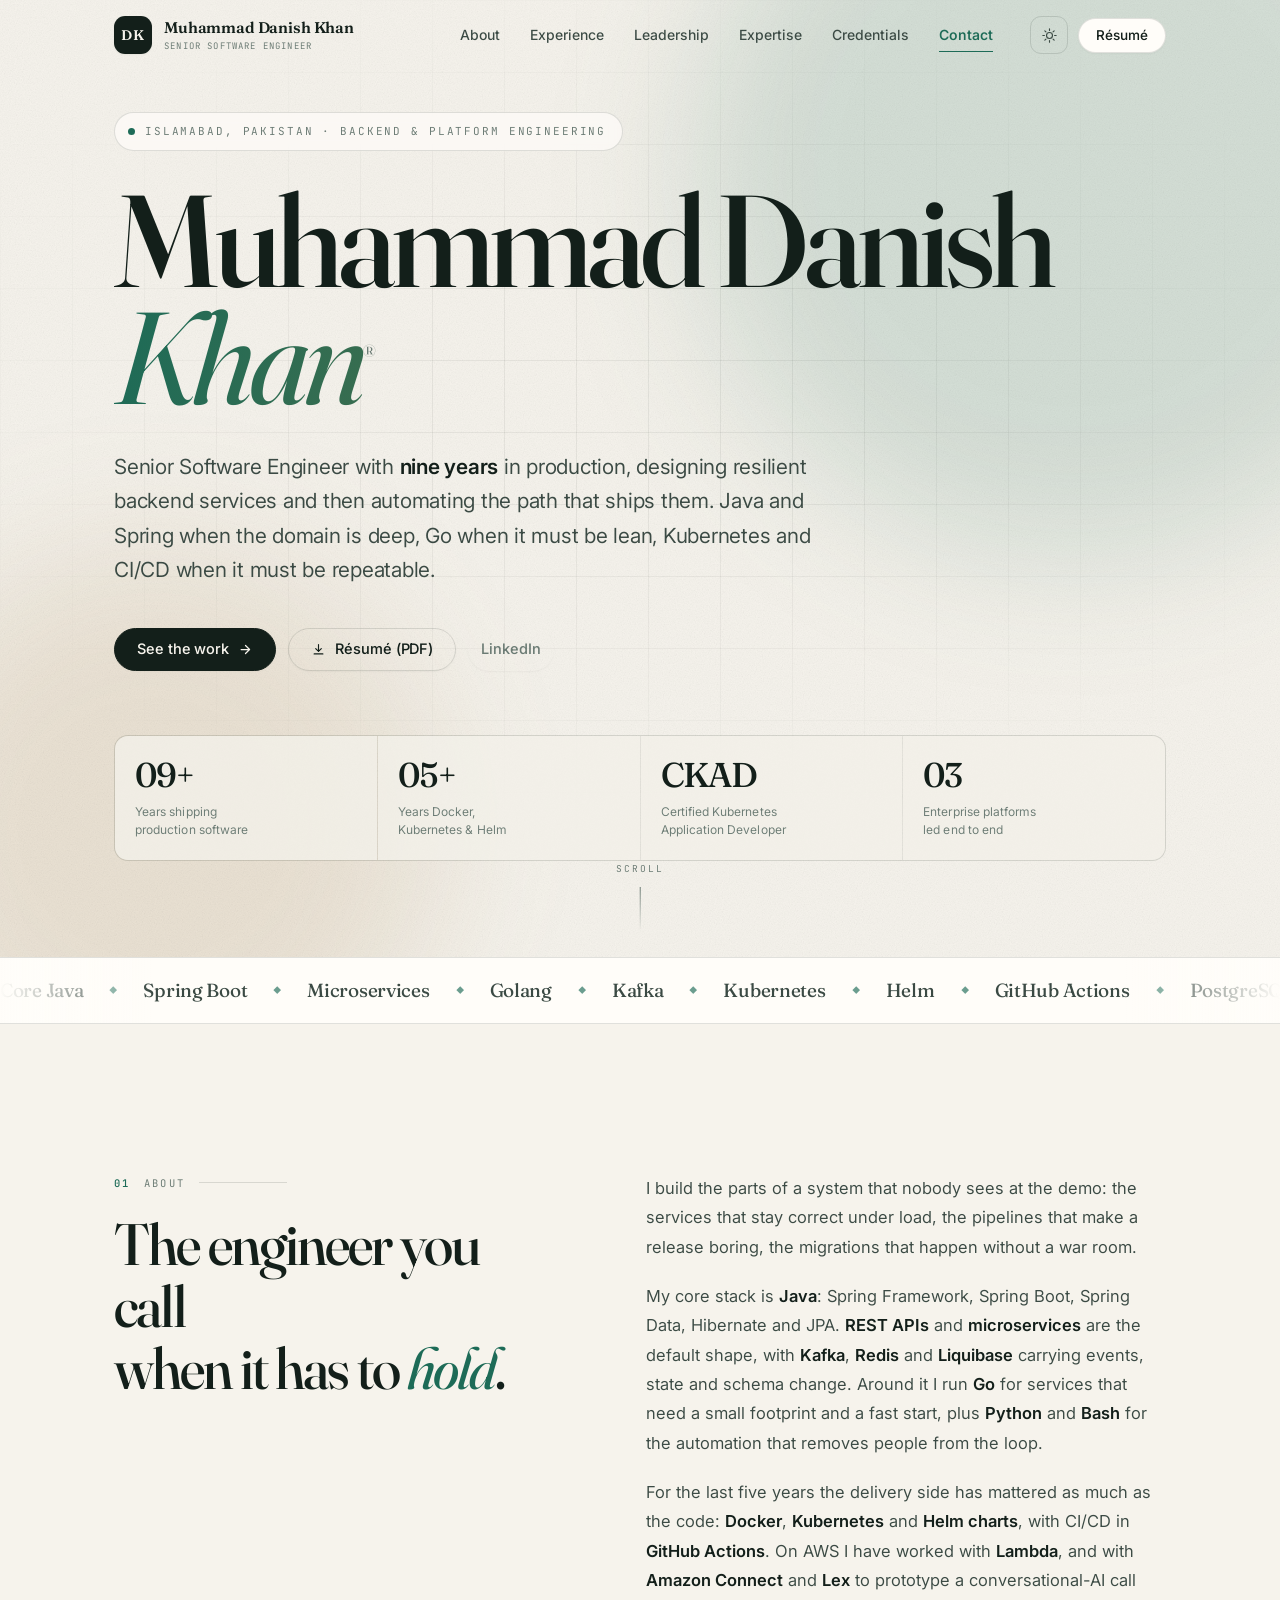
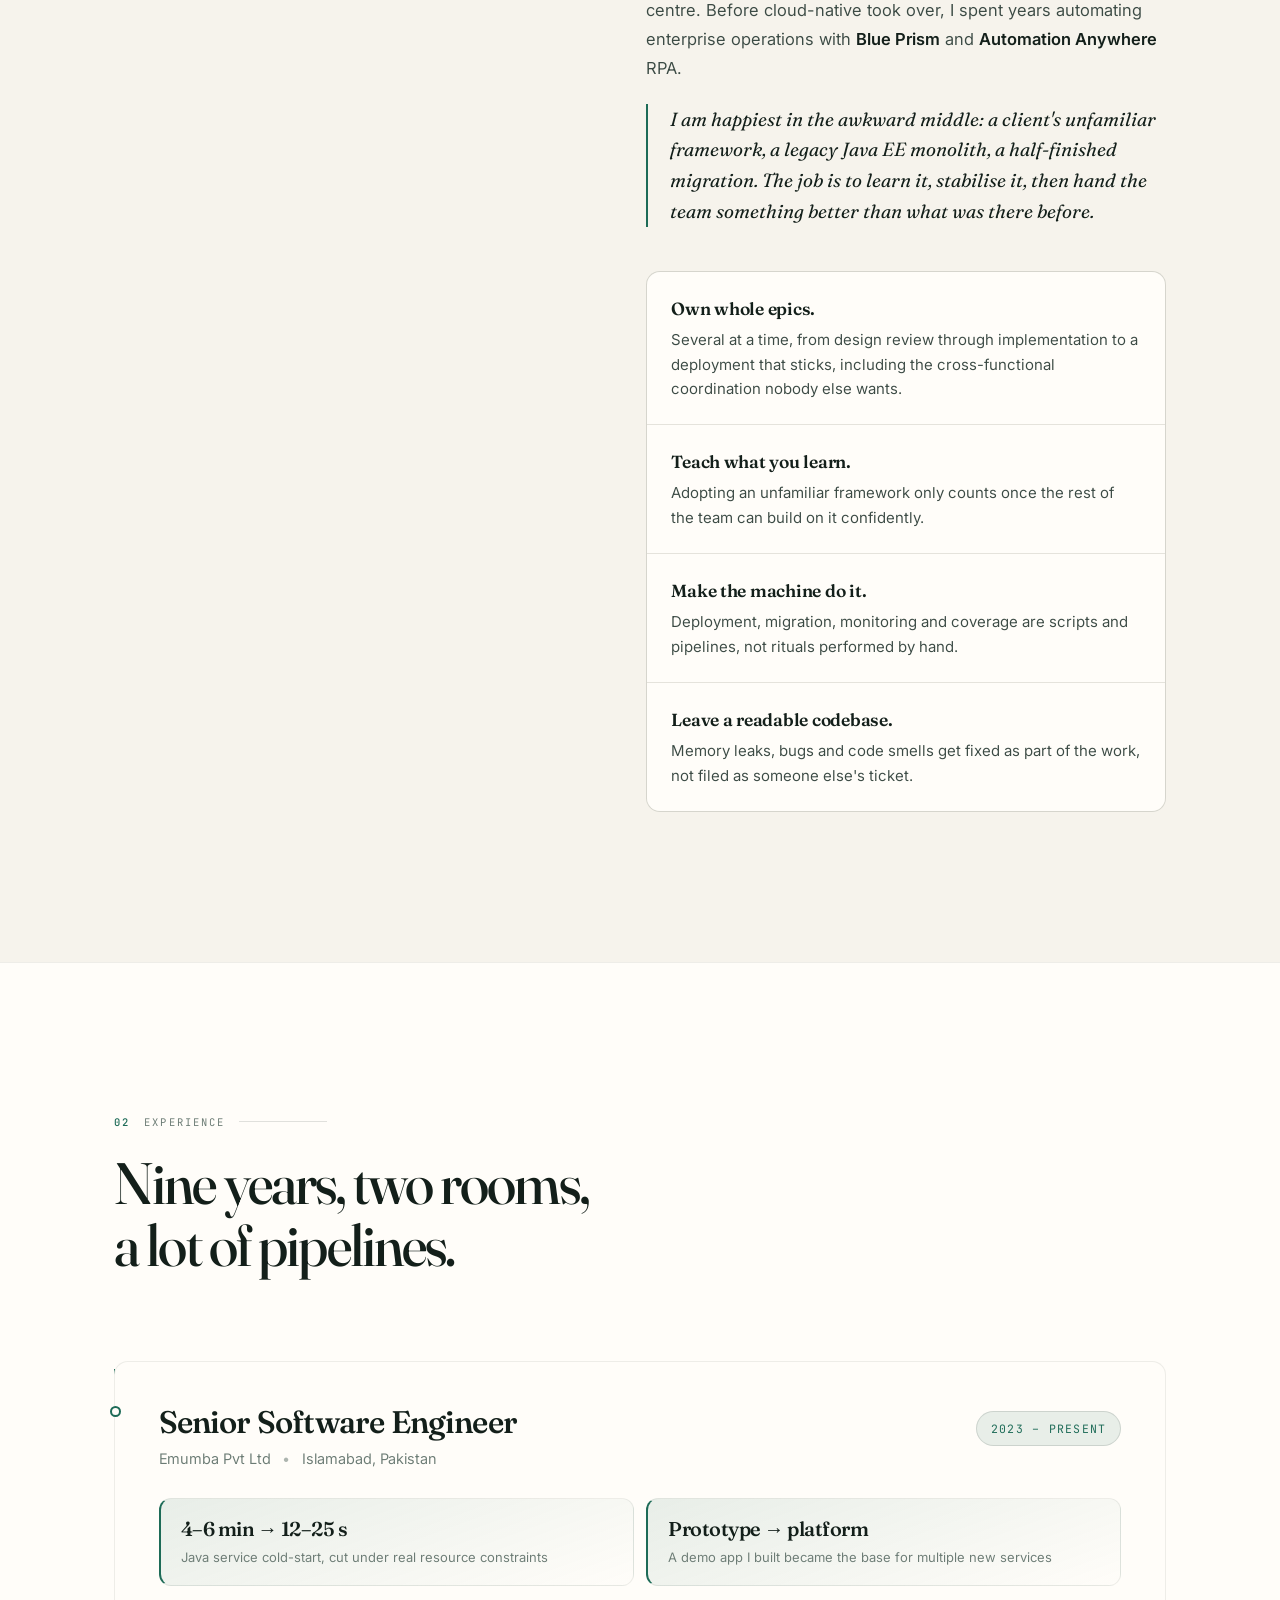
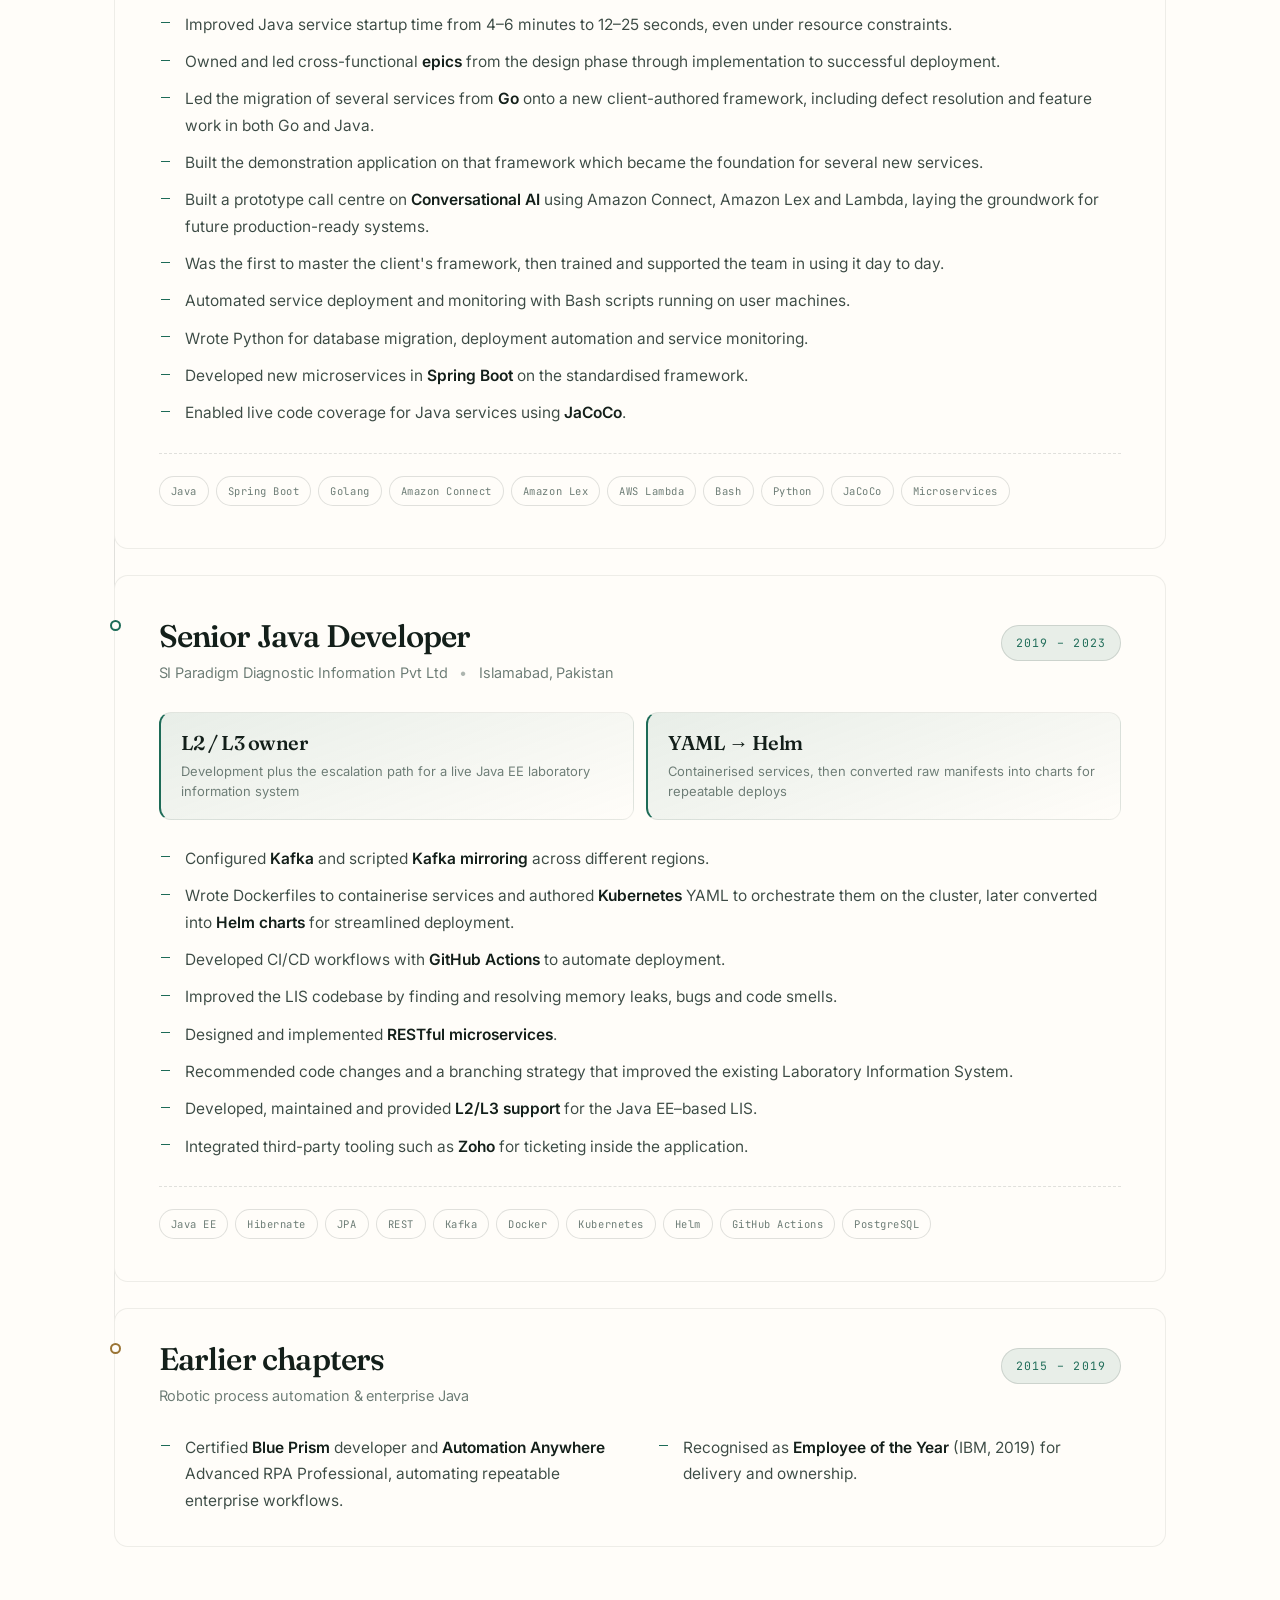
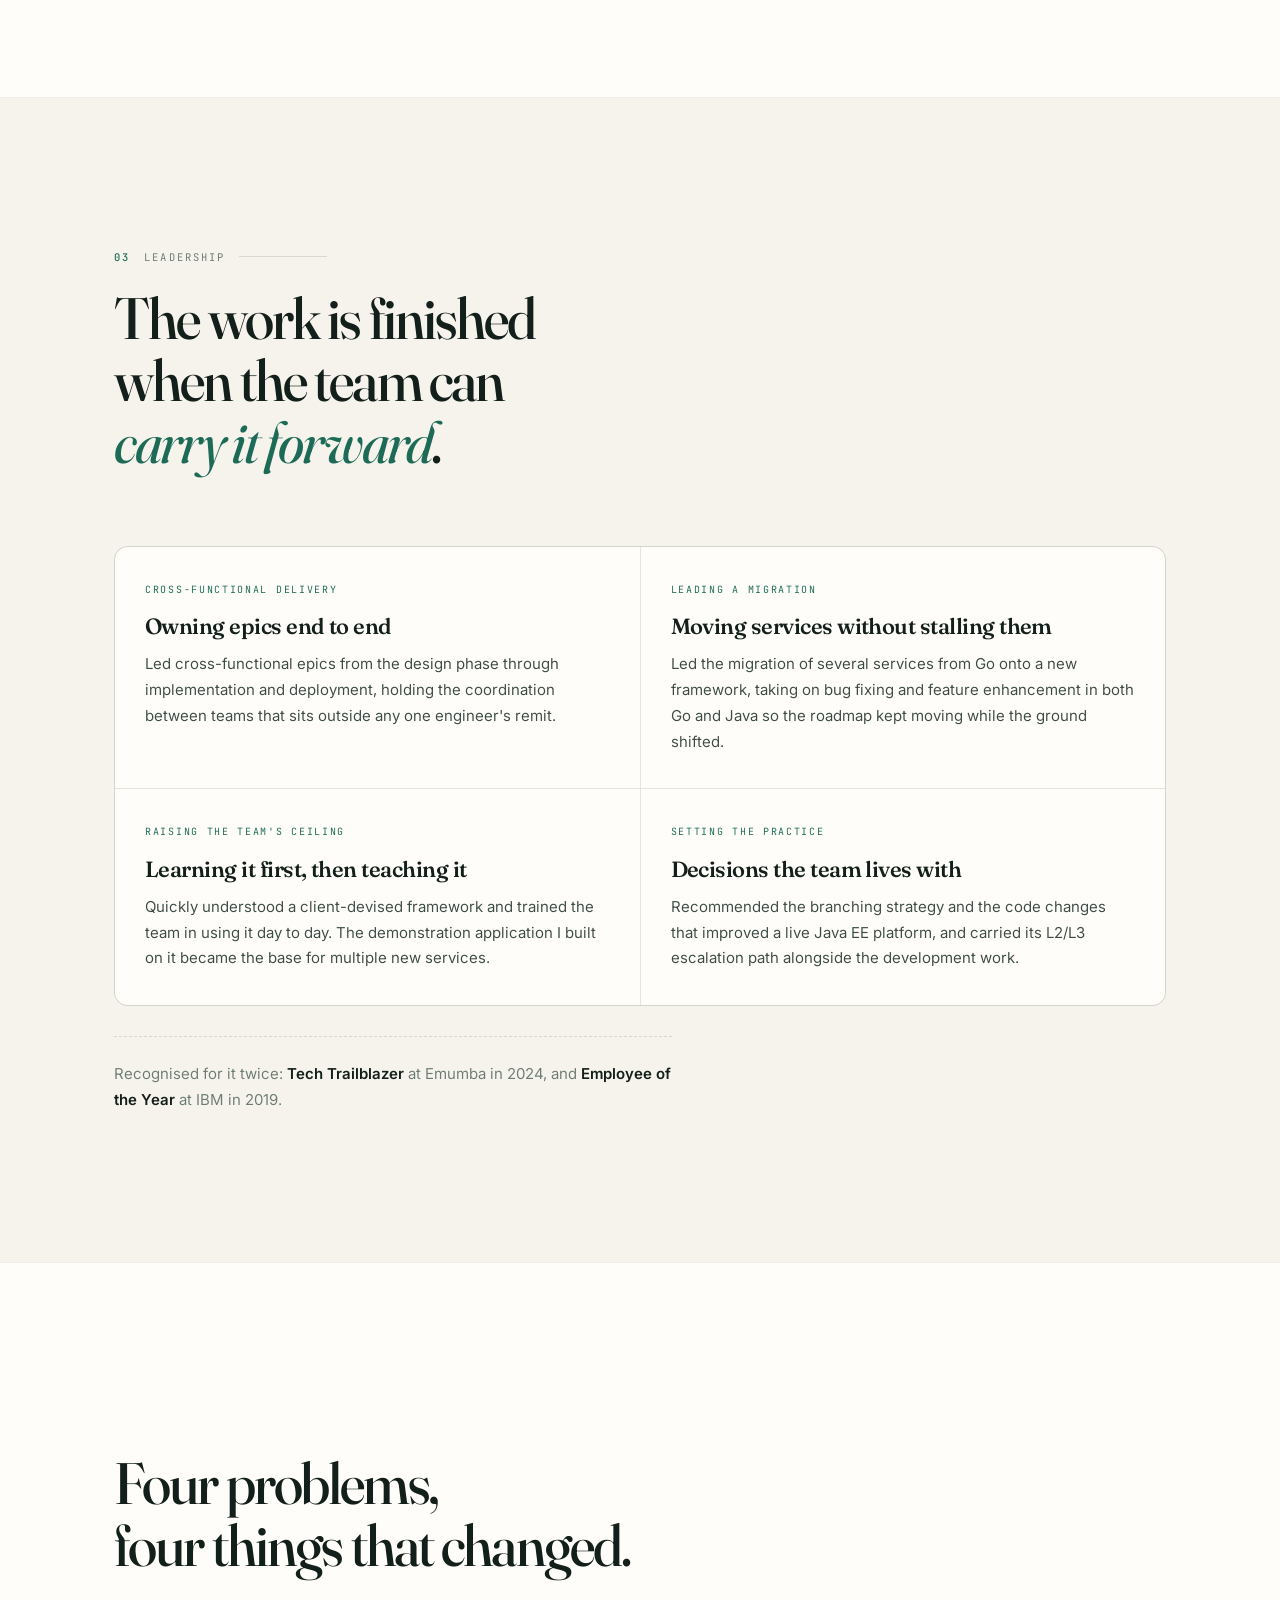
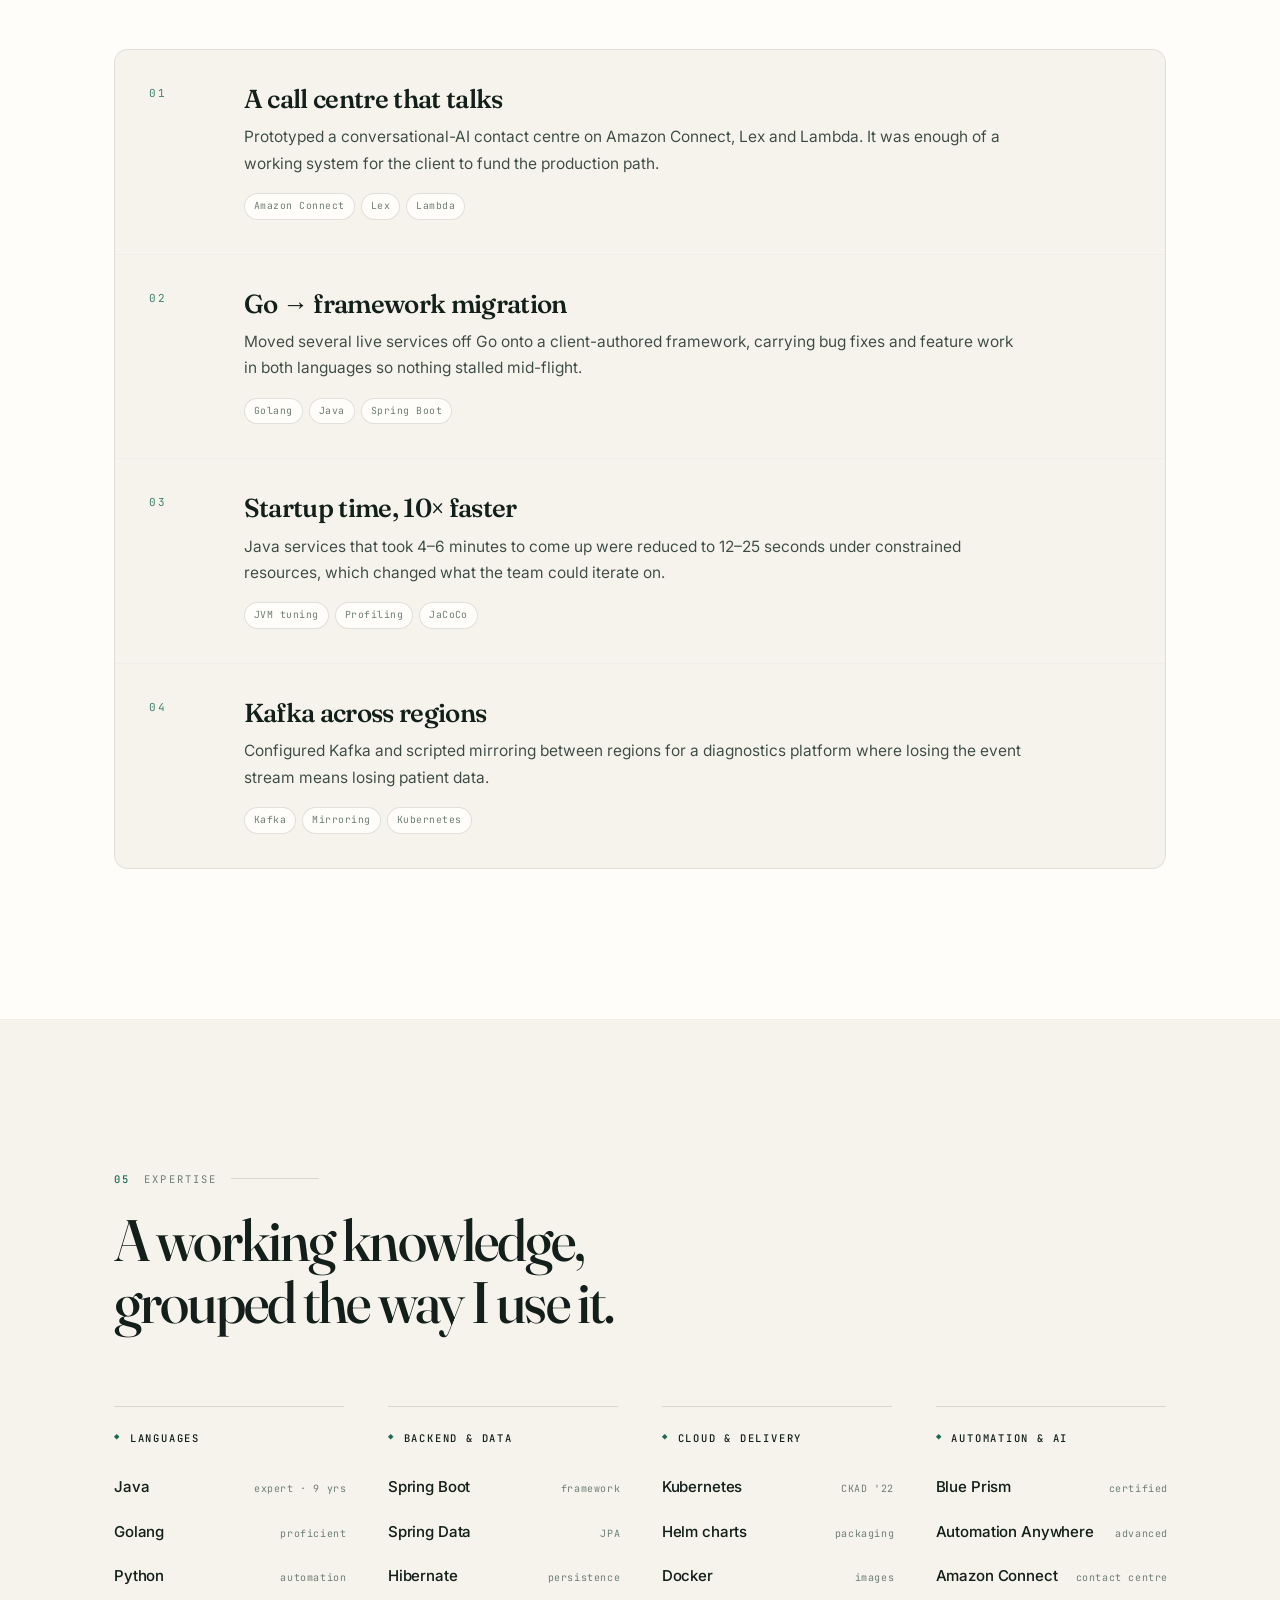
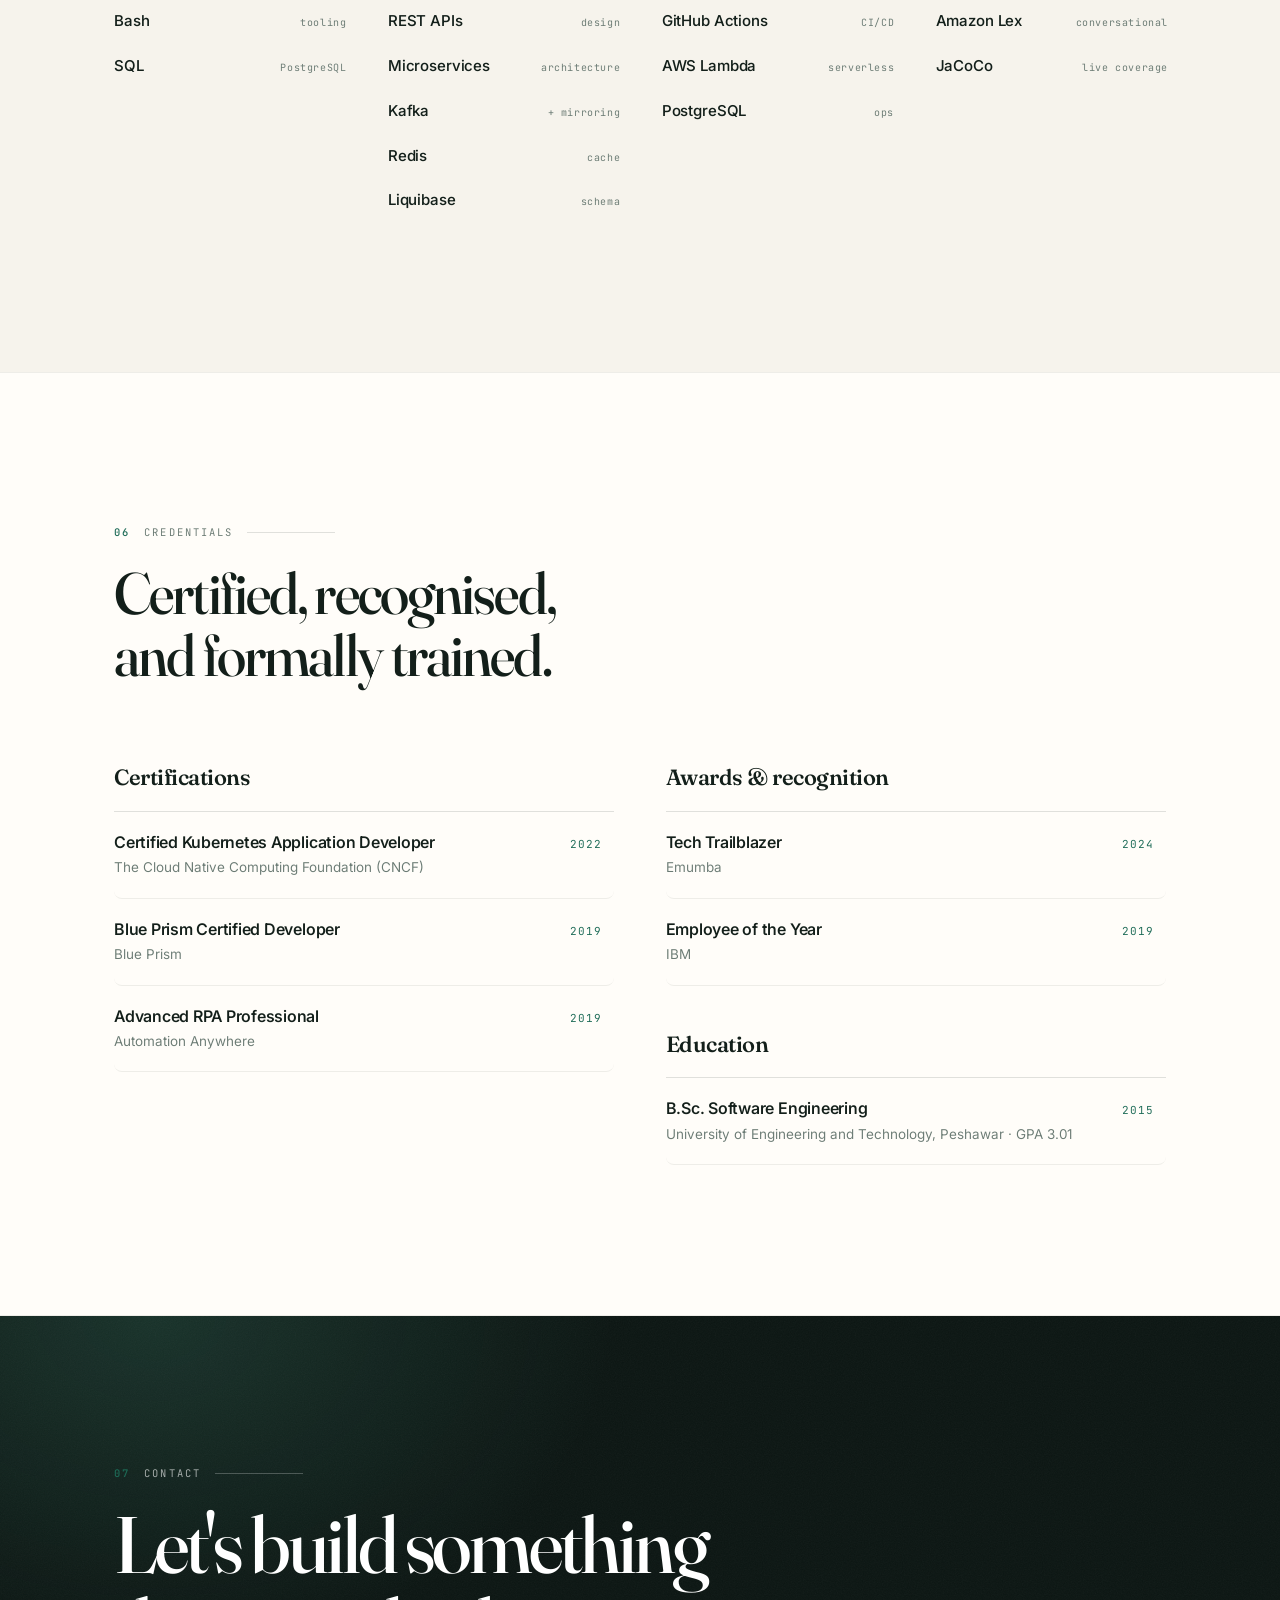
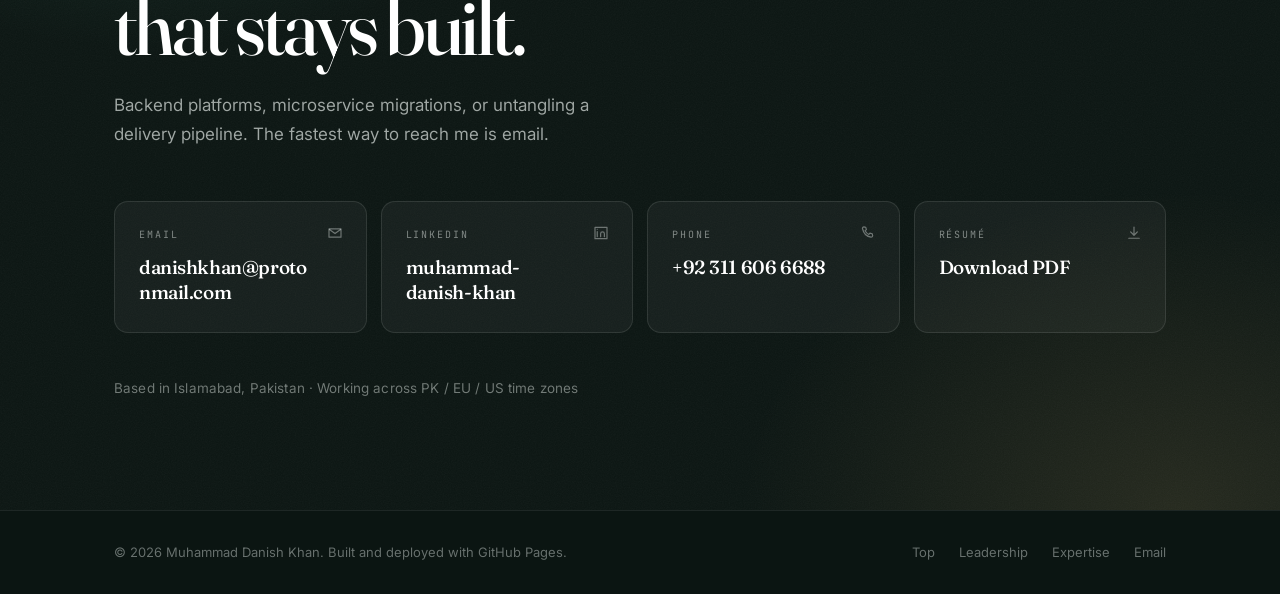
<file: index.html>
<!DOCTYPE html>
<html lang="en" data-theme="light">
<head>
<meta charset="utf-8">
<meta name="viewport" content="width=device-width, initial-scale=1">
<title>Muhammad Danish Khan · Senior Software Engineer</title>
<meta name="description" content="Portfolio of Muhammad Danish Khan, a senior software engineer in Islamabad with 9+ years building backend systems, microservices and cloud-native automation with Java, Spring, Go, Kafka, Docker and Kubernetes.">
<meta name="author" content="Muhammad Danish Khan">
<meta name="theme-color" content="#0B1512">
<link rel="icon" href="./assets/favicon.svg" type="image/svg+xml">
<link rel="canonical" href="https://danishkhan1492.github.io/portfolio/">

<meta property="og:type" content="profile">
<meta property="og:title" content="Muhammad Danish Khan · Senior Software Engineer">
<meta property="og:description" content="9+ years building backend systems, microservices and cloud-native automation. Java, Spring, Go, Kafka, Kubernetes, AWS.">
<meta property="og:image" content="https://danishkhan1492.github.io/portfolio/assets/og.jpg">
<meta property="og:image:width" content="1200">
<meta property="og:image:height" content="685">
<meta property="og:url" content="https://danishkhan1492.github.io/portfolio/">
<meta name="twitter:card" content="summary_large_image">
<meta name="twitter:title" content="Muhammad Danish Khan · Senior Software Engineer">
<meta name="twitter:description" content="9+ years building backend systems, microservices and cloud-native automation.">
<meta name="twitter:image" content="https://danishkhan1492.github.io/portfolio/assets/og.jpg">

<link rel="preconnect" href="https://fonts.googleapis.com">
<link rel="preconnect" href="https://fonts.gstatic.com" crossorigin>
<link rel="stylesheet" href="https://fonts.googleapis.com/css2?family=Fraunces:ital,opsz,wght@0,9..144,300..900;1,9..144,300..900&family=Inter:wght@300..700&family=JetBrains+Mono:wght@400;500&display=swap">
<link rel="stylesheet" href="./css/style.css">
<noscript><style>.reveal,.display .line{opacity:1!important;transform:none!important}</style></noscript>

<script type="application/ld+json">
{
  "@context": "https://schema.org",
  "@type": "Person",
  "name": "Muhammad Danish Khan",
  "jobTitle": "Senior Software Engineer",
  "email": "mailto:danishkhan@protonmail.com",
  "telephone": "+92-311-6066688",
  "url": "https://danishkhan1492.github.io/portfolio/",
  "sameAs": ["https://linkedin.com/in/muhammad-danish-khan-5033318a"],
  "address": { "@type": "PostalAddress", "addressLocality": "Islamabad", "addressCountry": "PK" },
  "alumniOf": { "@type": "CollegeOrUniversity", "name": "University of Engineering and Technology, Peshawar" },
  "knowsAbout": ["Java","Spring Boot","Microservices","Golang","Kubernetes","Kafka","CI/CD","AWS Lambda","PostgreSQL","Blue Prism RPA"]
}
</script>
</head>
<body>
<a class="skip" href="#main">Skip to content</a>

<div class="scrollbar" aria-hidden="true"><i id="progress"></i></div>

<header class="nav" id="nav">
  <div class="nav-inner">
    <a class="brand" href="#top" aria-label="Muhammad Danish Khan, back to top">
      <span class="monogram" aria-hidden="true">DK</span>
      <span class="brand-text">
        <b>Muhammad Danish Khan</b>
        <small>Senior Software Engineer</small>
      </span>
    </a>

    <nav class="links" aria-label="Primary">
      <a href="#about">About</a>
      <a href="#experience">Experience</a>
      <a href="#leadership">Leadership</a>
      <a href="#expertise">Expertise</a>
      <a href="#credentials">Credentials</a>
      <a href="#contact">Contact</a>
    </nav>

    <div class="nav-actions">
      <button class="icon-btn" id="theme" type="button" aria-label="Switch colour theme" title="Switch colour theme">
        <svg class="i-sun" viewBox="0 0 24 24" width="17" height="17" fill="none" stroke="currentColor" stroke-width="1.6" stroke-linecap="round"><circle cx="12" cy="12" r="4.2"/><path d="M12 2.6v2.2M12 19.2v2.2M2.6 12h2.2M19.2 12h2.2M5.4 5.4l1.6 1.6M17 17l1.6 1.6M18.6 5.4L17 7M7 17l-1.6 1.6"/></svg>
        <svg class="i-moon" viewBox="0 0 24 24" width="17" height="17" fill="none" stroke="currentColor" stroke-width="1.6" stroke-linecap="round" stroke-linejoin="round"><path d="M20 14.2A8.4 8.4 0 1 1 9.8 4a6.9 6.9 0 0 0 10.2 10.2Z"/></svg>
      </button>
      <a class="btn btn-sm" href="./assets/resume-danish-khan.pdf" download>Résumé</a>
      <button class="icon-btn menu-btn" id="menu" type="button" aria-label="Open menu" aria-expanded="false" aria-controls="mobile">
        <svg viewBox="0 0 24 24" width="20" height="20" fill="none" stroke="currentColor" stroke-width="1.7" stroke-linecap="round"><path d="M4 7h16M4 12h16M4 17h16"/></svg>
      </button>
    </div>
  </div>
  <div class="mobile" id="mobile" hidden>
    <a href="#about">About</a>
    <a href="#experience">Experience</a>
    <a href="#leadership">Leadership</a>
    <a href="#expertise">Expertise</a>
    <a href="#credentials">Credentials</a>
    <a href="#contact">Contact</a>
    <a class="accent" href="./assets/resume-danish-khan.pdf" download>Download résumé</a>
  </div>
</header>

<main id="main">

  <!-- ── Hero ───────────────────────────────────────────── -->
  <section class="hero" id="top">
    <div class="hero-bg" aria-hidden="true">
      <span class="glow g1"></span><span class="glow g2"></span>
      <div class="grid-lines"></div>
      <div class="grain"></div>
    </div>

    <div class="wrap hero-inner">
      <p class="eyebrow reveal">
        <span class="pip" aria-hidden="true"></span>
        Islamabad, Pakistan · Backend &amp; platform engineering
      </p>

      <h1 class="display reveal">
        <span class="line">Muhammad Danish</span>
        <span class="line accent-word">Khan<sup>®</sup></span>
      </h1>

      <p class="lede reveal">
        Senior Software Engineer with <b>nine years</b> in production, designing resilient
        backend services and then automating the path that ships them. Java and Spring when the
        domain is deep, Go when it must be lean, Kubernetes and CI/CD when it must be repeatable.
      </p>

      <div class="hero-cta reveal">
        <a class="btn btn-primary" href="#experience">
          See the work
          <svg viewBox="0 0 24 24" width="15" height="15" fill="none" stroke="currentColor" stroke-width="2" stroke-linecap="round" stroke-linejoin="round"><path d="M5 12h13M12 5.5 18.5 12 12 18.5"/></svg>
        </a>
        <a class="btn btn-ghost" href="./assets/resume-danish-khan.pdf" download>
          <svg viewBox="0 0 24 24" width="15" height="15" fill="none" stroke="currentColor" stroke-width="1.8" stroke-linecap="round" stroke-linejoin="round"><path d="M12 4v11M7.5 10.5 12 15l4.5-4.5M5 19h14"/></svg>
          Résumé (PDF)
        </a>
        <a class="btn btn-link" href="https://linkedin.com/in/muhammad-danish-khan-5033318a" target="_blank" rel="noopener">LinkedIn</a>
      </div>

      <dl class="stats reveal">
        <div><dt>09+</dt><dd>Years shipping<br>production software</dd></div>
        <div><dt>05+</dt><dd>Years Docker,<br>Kubernetes &amp; Helm</dd></div>
        <div><dt>CKAD</dt><dd>Certified Kubernetes<br>Application Developer</dd></div>
        <div><dt>03</dt><dd>Enterprise platforms<br>led end&nbsp;to&nbsp;end</dd></div>
      </dl>
    </div>

    <a class="scroll-cue" href="#about" aria-label="Scroll to About">
      <span>Scroll</span><i aria-hidden="true"></i>
    </a>
  </section>

  <!-- ── Ticker ──────────────────────────────────────────── -->
  <div class="ticker" aria-hidden="true">
    <div class="ticker-track">
      <span>Core Java</span><i>◆</i><span>Spring Boot</span><i>◆</i><span>Microservices</span><i>◆</i><span>Golang</span><i>◆</i><span>Kafka</span><i>◆</i><span>Kubernetes</span><i>◆</i><span>Helm</span><i>◆</i><span>GitHub Actions</span><i>◆</i><span>PostgreSQL</span><i>◆</i><span>Redis</span><i>◆</i><span>AWS Lambda</span><i>◆</i><span>Blue Prism</span><i>◆</i>
      <span>Core Java</span><i>◆</i><span>Spring Boot</span><i>◆</i><span>Microservices</span><i>◆</i><span>Golang</span><i>◆</i><span>Kafka</span><i>◆</i><span>Kubernetes</span><i>◆</i><span>Helm</span><i>◆</i><span>GitHub Actions</span><i>◆</i><span>PostgreSQL</span><i>◆</i><span>Redis</span><i>◆</i><span>AWS Lambda</span><i>◆</i><span>Blue Prism</span><i>◆</i>
    </div>
  </div>

  <!-- ── About ───────────────────────────────────────────── -->
  <section class="section" id="about">
    <div class="wrap grid-2">
      <div class="col-sticky">
        <p class="section-kicker reveal"><span>01</span> About</p>
        <h2 class="section-title reveal">The engineer you call<br>when it has to <em>hold</em>.</h2>
      </div>

      <div class="col-flow">
        <div class="prose reveal">
          <p>
            I build the parts of a system that nobody sees at the demo: the services that stay
            correct under load, the pipelines that make a release boring, the migrations that
            happen without a war room.
          </p>
          <p>
            My core stack is <b>Java</b>: Spring Framework, Spring Boot, Spring Data, Hibernate
            and JPA. <b>REST APIs</b> and <b>microservices</b> are the default shape, with
            <b>Kafka</b>, <b>Redis</b> and <b>Liquibase</b> carrying events, state and schema
            change. Around it I run <b>Go</b> for services that need a small footprint and a fast
            start, plus <b>Python</b> and <b>Bash</b> for the automation that removes people from
            the loop.
          </p>
          <p>
            For the last five years the delivery side has mattered as much as the code:
            <b>Docker</b>, <b>Kubernetes</b> and <b>Helm charts</b>, with CI/CD in
            <b>GitHub Actions</b>. On AWS I have worked with <b>Lambda</b>, and with
            <b>Amazon Connect</b> and <b>Lex</b> to prototype a conversational-AI call centre.
            Before cloud-native took over, I spent years automating enterprise operations with
            <b>Blue Prism</b> and <b>Automation Anywhere</b> RPA.
          </p>
          <p class="quiet">
            I am happiest in the awkward middle: a client's unfamiliar framework, a legacy Java EE
            monolith, a half-finished migration. The job is to learn it, stabilise it, then hand
            the team something better than what was there before.
          </p>
        </div>

        <ul class="principles reveal">
          <li>
            <b>Own whole epics.</b> Several at a time, from design review through implementation to
            a deployment that sticks, including the cross-functional coordination nobody else wants.
          </li>
          <li>
            <b>Teach what you learn.</b> Adopting an unfamiliar framework only counts once the rest
            of the team can build on it confidently.
          </li>
          <li>
            <b>Make the machine do it.</b> Deployment, migration, monitoring and coverage are
            scripts and pipelines, not rituals performed by hand.
          </li>
          <li>
            <b>Leave a readable codebase.</b> Memory leaks, bugs and code smells get fixed as part
            of the work, not filed as someone else's ticket.
          </li>
        </ul>
      </div>
    </div>
  </section>

  <!-- ── Experience ──────────────────────────────────────── -->
  <section class="section alt" id="experience">
    <div class="wrap">
      <p class="section-kicker reveal"><span>02</span> Experience</p>
      <h2 class="section-title reveal">Nine years, two rooms,<br>a lot of pipelines.</h2>

      <div class="timeline">
        <article class="role reveal">
          <div class="role-head">
            <div>
              <h3>Senior Software Engineer</h3>
              <p class="org">Emumba Pvt Ltd <span class="dot" aria-hidden="true">•</span> Islamabad, Pakistan</p>
            </div>
            <p class="period"><time datetime="2023">2023</time> – Present</p>
          </div>

          <div class="callouts">
            <div class="callout">
              <b>4–6 min → 12–25 s</b>
              <span>Java service cold-start, cut under real resource constraints</span>
            </div>
            <div class="callout">
              <b>Prototype → platform</b>
              <span>A demo app I built became the base for multiple new services</span>
            </div>
          </div>

          <ul class="bullets">
            <li>Improved Java service startup time from 4–6 minutes to 12–25 seconds, even under resource constraints.</li>
            <li>Owned and led cross-functional <b>epics</b> from the design phase through implementation to successful deployment.</li>
            <li>Led the migration of several services from <b>Go</b> onto a new client-authored framework, including defect resolution and feature work in both Go and Java.</li>
            <li>Built the demonstration application on that framework which became the foundation for several new services.</li>
            <li>Built a prototype call centre on <b>Conversational AI</b> using Amazon Connect, Amazon Lex and Lambda, laying the groundwork for future production-ready systems.</li>
            <li>Was the first to master the client's framework, then trained and supported the team in using it day to day.</li>
            <li>Automated service deployment and monitoring with Bash scripts running on user machines.</li>
            <li>Wrote Python for database migration, deployment automation and service monitoring.</li>
            <li>Developed new microservices in <b>Spring Boot</b> on the standardised framework.</li>
            <li>Enabled live code coverage for Java services using <b>JaCoCo</b>.</li>
          </ul>

          <div class="tags">
            <span>Java</span><span>Spring Boot</span><span>Golang</span><span>Amazon Connect</span><span>Amazon Lex</span><span>AWS Lambda</span><span>Bash</span><span>Python</span><span>JaCoCo</span><span>Microservices</span>
          </div>
        </article>

        <article class="role reveal">
          <div class="role-head">
            <div>
              <h3>Senior Java Developer</h3>
              <p class="org">SI Paradigm Diagnostic Information Pvt Ltd <span class="dot" aria-hidden="true">•</span> Islamabad, Pakistan</p>
            </div>
            <p class="period"><time datetime="2019">2019</time> – <time datetime="2023">2023</time></p>
          </div>

          <div class="callouts">
            <div class="callout">
              <b>L2 / L3 owner</b>
              <span>Development plus the escalation path for a live Java EE laboratory information system</span>
            </div>
            <div class="callout">
              <b>YAML → Helm</b>
              <span>Containerised services, then converted raw manifests into charts for repeatable deploys</span>
            </div>
          </div>

          <ul class="bullets">
            <li>Configured <b>Kafka</b> and scripted <b>Kafka mirroring</b> across different regions.</li>
            <li>Wrote Dockerfiles to containerise services and authored <b>Kubernetes</b> YAML to orchestrate them on the cluster, later converted into <b>Helm charts</b> for streamlined deployment.</li>
            <li>Developed CI/CD workflows with <b>GitHub Actions</b> to automate deployment.</li>
            <li>Improved the LIS codebase by finding and resolving memory leaks, bugs and code smells.</li>
            <li>Designed and implemented <b>RESTful microservices</b>.</li>
            <li>Recommended code changes and a branching strategy that improved the existing Laboratory Information System.</li>
            <li>Developed, maintained and provided <b>L2/L3 support</b> for the Java EE–based LIS.</li>
            <li>Integrated third-party tooling such as <b>Zoho</b> for ticketing inside the application.</li>
          </ul>

          <div class="tags">
            <span>Java EE</span><span>Hibernate</span><span>JPA</span><span>REST</span><span>Kafka</span><span>Docker</span><span>Kubernetes</span><span>Helm</span><span>GitHub Actions</span><span>PostgreSQL</span>
          </div>
        </article>

        <article class="role compact reveal">
          <div class="role-head">
            <div>
              <h3>Earlier chapters</h3>
              <p class="org">Robotic process automation &amp; enterprise Java</p>
            </div>
            <p class="period">2015 – 2019</p>
          </div>
          <ul class="bullets two">
            <li>Certified <b>Blue Prism</b> developer and <b>Automation Anywhere</b> Advanced RPA Professional, automating repeatable enterprise workflows.</li>
            <li>Recognised as <b>Employee of the Year</b> (IBM, 2019) for delivery and ownership.</li>
          </ul>
        </article>
      </div>
    </div>
  </section>

  <!-- ── Leadership ──────────────────────────────────────── -->
  <section class="section" id="leadership">
    <div class="wrap">
      <p class="section-kicker reveal"><span>03</span> Leadership</p>
      <h2 class="section-title reveal">The work is finished<br>when the team can<br><em>carry it forward</em>.</h2>

      <div class="lead-grid">
        <article class="lead reveal">
          <span class="lead-tag">Cross-functional delivery</span>
          <h3>Owning epics end to end</h3>
          <p>Led cross-functional epics from the design phase through implementation and deployment, holding the coordination between teams that sits outside any one engineer's remit.</p>
        </article>

        <article class="lead reveal">
          <span class="lead-tag">Leading a migration</span>
          <h3>Moving services without stalling them</h3>
          <p>Led the migration of several services from Go onto a new framework, taking on bug fixing and feature enhancement in both Go and Java so the roadmap kept moving while the ground shifted.</p>
        </article>

        <article class="lead reveal">
          <span class="lead-tag">Raising the team's ceiling</span>
          <h3>Learning it first, then teaching it</h3>
          <p>Quickly understood a client-devised framework and trained the team in using it day to day. The demonstration application I built on it became the base for multiple new services.</p>
        </article>

        <article class="lead reveal">
          <span class="lead-tag">Setting the practice</span>
          <h3>Decisions the team lives with</h3>
          <p>Recommended the branching strategy and the code changes that improved a live Java EE platform, and carried its L2/L3 escalation path alongside the development work.</p>
        </article>
      </div>

      <p class="lead-note reveal">
        Recognised for it twice: <b>Tech Trailblazer</b> at Emumba in 2024, and
        <b>Employee of the Year</b> at IBM in 2019.
      </p>
    </div>
  </section>

  <!-- ── Highlights ──────────────────────────────────────── -->
  <section class="section alt" id="highlights">
    <div class="wrap">
      <p class="section-kicker reveal"><span>04</span> Selected work</p>
      <h2 class="section-title reveal">Four problems,<br>four things that changed.</h2>

      <div class="cards">
        <article class="card reveal">
          <span class="card-n">01</span>
          <h3>A call centre that talks</h3>
          <p>Prototyped a conversational-AI contact centre on Amazon Connect, Lex and Lambda. It was enough of a working system for the client to fund the production path.</p>
          <div class="tags"><span>Amazon Connect</span><span>Lex</span><span>Lambda</span></div>
        </article>

        <article class="card reveal">
          <span class="card-n">02</span>
          <h3>Go → framework migration</h3>
          <p>Moved several live services off Go onto a client-authored framework, carrying bug fixes and feature work in both languages so nothing stalled mid-flight.</p>
          <div class="tags"><span>Golang</span><span>Java</span><span>Spring Boot</span></div>
        </article>

        <article class="card reveal">
          <span class="card-n">03</span>
          <h3>Startup time, 10× faster</h3>
          <p>Java services that took 4–6 minutes to come up were reduced to 12–25 seconds under constrained resources, which changed what the team could iterate on.</p>
          <div class="tags"><span>JVM tuning</span><span>Profiling</span><span>JaCoCo</span></div>
        </article>

        <article class="card reveal">
          <span class="card-n">04</span>
          <h3>Kafka across regions</h3>
          <p>Configured Kafka and scripted mirroring between regions for a diagnostics platform where losing the event stream means losing patient data.</p>
          <div class="tags"><span>Kafka</span><span>Mirroring</span><span>Kubernetes</span></div>
        </article>
      </div>
    </div>
  </section>

  <!-- ── Expertise ───────────────────────────────────────── -->
  <section class="section" id="expertise">
    <div class="wrap">
      <p class="section-kicker reveal"><span>05</span> Expertise</p>
      <h2 class="section-title reveal">A working knowledge,<br>grouped the way I use it.</h2>

      <div class="matrix">
        <div class="matrix-col reveal">
          <h4><i aria-hidden="true">◆</i> Languages</h4>
          <ul>
            <li><b>Java</b><span>expert · 9 yrs</span></li>
            <li><b>Golang</b><span>proficient</span></li>
            <li><b>Python</b><span>automation</span></li>
            <li><b>Bash</b><span>tooling</span></li>
            <li><b>SQL</b><span>PostgreSQL</span></li>
          </ul>
        </div>
        <div class="matrix-col reveal">
          <h4><i aria-hidden="true">◆</i> Backend &amp; data</h4>
          <ul>
            <li><b>Spring Boot</b><span>framework</span></li>
            <li><b>Spring Data</b><span>JPA</span></li>
            <li><b>Hibernate</b><span>persistence</span></li>
            <li><b>REST APIs</b><span>design</span></li>
            <li><b>Microservices</b><span>architecture</span></li>
            <li><b>Kafka</b><span>+ mirroring</span></li>
            <li><b>Redis</b><span>cache</span></li>
            <li><b>Liquibase</b><span>schema</span></li>
          </ul>
        </div>
        <div class="matrix-col reveal">
          <h4><i aria-hidden="true">◆</i> Cloud &amp; delivery</h4>
          <ul>
            <li><b>Kubernetes</b><span>CKAD '22</span></li>
            <li><b>Helm charts</b><span>packaging</span></li>
            <li><b>Docker</b><span>images</span></li>
            <li><b>GitHub Actions</b><span>CI/CD</span></li>
            <li><b>AWS Lambda</b><span>serverless</span></li>
            <li><b>PostgreSQL</b><span>ops</span></li>
          </ul>
        </div>
        <div class="matrix-col reveal">
          <h4><i aria-hidden="true">◆</i> Automation &amp; AI</h4>
          <ul>
            <li><b>Blue Prism</b><span>certified</span></li>
            <li><b>Automation Anywhere</b><span>advanced</span></li>
            <li><b>Amazon Connect</b><span>contact centre</span></li>
            <li><b>Amazon Lex</b><span>conversational</span></li>
            <li><b>JaCoCo</b><span>live coverage</span></li>
          </ul>
        </div>
      </div>
    </div>
  </section>

  <!-- ── Credentials ─────────────────────────────────────── -->
  <section class="section alt" id="credentials">
    <div class="wrap">
      <p class="section-kicker reveal"><span>06</span> Credentials</p>
      <h2 class="section-title reveal">Certified, recognised,<br>and formally trained.</h2>

      <div class="cred-grid">
        <div class="cred-block reveal">
          <h4>Certifications</h4>
          <ul class="cred-list">
            <li>
              <div><b>Certified Kubernetes Application Developer</b><span>The Cloud Native Computing Foundation (CNCF)</span></div>
              <time datetime="2022">2022</time>
            </li>
            <li>
              <div><b>Blue Prism Certified Developer</b><span>Blue Prism</span></div>
              <time datetime="2019">2019</time>
            </li>
            <li>
              <div><b>Advanced RPA Professional</b><span>Automation Anywhere</span></div>
              <time datetime="2019">2019</time>
            </li>
          </ul>
        </div>

        <div class="cred-block reveal">
          <h4>Awards &amp; recognition</h4>
          <ul class="cred-list">
            <li>
              <div><b>Tech Trailblazer</b><span>Emumba</span></div>
              <time datetime="2024">2024</time>
            </li>
            <li>
              <div><b>Employee of the Year</b><span>IBM</span></div>
              <time datetime="2019">2019</time>
            </li>
          </ul>

          <h4 class="mt">Education</h4>
          <ul class="cred-list">
            <li>
              <div><b>B.Sc. Software Engineering</b><span>University of Engineering and Technology, Peshawar · GPA 3.01</span></div>
              <time datetime="2015">2015</time>
            </li>
          </ul>
        </div>
      </div>
    </div>
  </section>

  <!-- ── Contact ─────────────────────────────────────────── -->
  <section class="contact" id="contact">
    <div class="contact-bg" aria-hidden="true"><div class="grain"></div></div>
    <div class="wrap">
      <p class="section-kicker light reveal"><span>07</span> Contact</p>
      <h2 class="contact-title reveal">Let's build something<br>that stays built.</h2>
      <p class="contact-sub reveal">
        Backend platforms, microservice migrations, or untangling a delivery pipeline.
        The fastest way to reach me is email.
      </p>

      <div class="contact-cards reveal">
        <a class="ccard" href="mailto:danishkhan@protonmail.com">
          <span class="ccard-k">Email</span>
          <span class="ccard-v">danishkhan@protonmail.com</span>
          <svg viewBox="0 0 24 24" width="18" height="18" fill="none" stroke="currentColor" stroke-width="1.6" stroke-linecap="round" stroke-linejoin="round"><path d="M4 6.5h16v11H4z"/><path d="m4.6 7.2 7.4 5.6 7.4-5.6"/></svg>
        </a>
        <a class="ccard" href="https://linkedin.com/in/muhammad-danish-khan-5033318a" target="_blank" rel="noopener">
          <span class="ccard-k">LinkedIn</span>
          <span class="ccard-v">muhammad-danish-khan</span>
          <svg viewBox="0 0 24 24" width="18" height="18" fill="none" stroke="currentColor" stroke-width="1.6" stroke-linecap="round" stroke-linejoin="round"><path d="M7 10v7M7 7.01v.01M11.5 17v-4a2.5 2.5 0 0 1 5 0v4"/><path d="M4 4.5h16v15H4z"/></svg>
        </a>
        <a class="ccard" href="tel:+923116066688">
          <span class="ccard-k">Phone</span>
          <span class="ccard-v">+92 311 606 6688</span>
          <svg viewBox="0 0 24 24" width="18" height="18" fill="none" stroke="currentColor" stroke-width="1.6" stroke-linecap="round" stroke-linejoin="round"><path d="M6.5 3.8 9 4.4l.9 3.1-1.8 1.4a11.4 11.4 0 0 0 5 5l1.4-1.8 3.1.9.6 2.5c0 1.2-1 2-2.2 1.9C10.6 16.9 6.1 12.4 4.6 6c-.1-1.2.7-2.2 1.9-2.2Z"/></svg>
        </a>
        <a class="ccard" href="./assets/resume-danish-khan.pdf" download>
          <span class="ccard-k">Résumé</span>
          <span class="ccard-v">Download PDF</span>
          <svg viewBox="0 0 24 24" width="18" height="18" fill="none" stroke="currentColor" stroke-width="1.6" stroke-linecap="round" stroke-linejoin="round"><path d="M12 4v11M7.5 10.5 12 15l4.5-4.5M5 19h14"/></svg>
        </a>
      </div>

      <p class="based reveal">Based in Islamabad, Pakistan · Working across PK / EU / US time zones</p>
    </div>
  </section>
</main>

<footer class="foot">
  <div class="wrap foot-inner">
    <p>© <span id="yr">2026</span> Muhammad Danish Khan. Built and deployed with GitHub Pages.</p>
    <nav class="foot-links" aria-label="Footer">
      <a href="#top">Top</a>
      <a href="#leadership">Leadership</a>
      <a href="#expertise">Expertise</a>
      <a href="mailto:danishkhan@protonmail.com">Email</a>
    </nav>
  </div>
</footer>

<script src="./js/main.js" defer></script>
</body>
</html>
</file>
<file: css/style.css>
/* ============================================================
   Muhammad Danish Khan portfolio
   Editorial / typographic. Zero build. GitHub Pages safe.
   ============================================================ */

/* ---------- Tokens ---------- */
:root{
  --paper:#F6F3EC;
  --surface:#FFFDF9;
  --surface-2:#EFEADF;
  --ink:#131F1A;
  --ink-2:#3B4A44;
  --muted:#6B7B74;
  --line:rgba(19,31,26,.13);
  --line-2:rgba(19,31,26,.07);
  --accent:#1D6B57;
  --accent-soft:rgba(29,107,87,.10);
  --brass:#9A7434;
  --shadow:0 1px 2px rgba(19,31,26,.05),0 18px 40px -22px rgba(19,31,26,.28);
  --shadow-lg:0 2px 4px rgba(19,31,26,.05),0 40px 80px -40px rgba(19,31,26,.4);
  --grain-op:.30;
  --glow-1:rgba(29,107,87,.16);
  --glow-2:rgba(154,116,52,.14);

  --display:"Fraunces","Iowan Old Style",Georgia,"Times New Roman",serif;
  --body:"Inter",-apple-system,BlinkMacSystemFont,"Segoe UI",Roboto,sans-serif;
  --mono:"JetBrains Mono",ui-monospace,SFMono-Regular,Menlo,monospace;

  --wrap:1180px;
  --pad:clamp(20px,5vw,64px);
  --r:14px;
  --nav-h:72px;
}

html[data-theme="dark"]{
  --paper:#0A1310;
  --surface:#0F1C17;
  --surface-2:#152520;
  --ink:#EAF1EE;
  --ink-2:#BCCDC6;
  --muted:#8CA39B;
  --line:rgba(234,241,238,.14);
  --line-2:rgba(234,241,238,.07);
  --accent:#5CC7A6;
  --accent-soft:rgba(92,199,166,.12);
  --brass:#D2AE6B;
  --shadow:0 1px 2px rgba(0,0,0,.4),0 18px 40px -22px rgba(0,0,0,.7);
  --shadow-lg:0 2px 4px rgba(0,0,0,.45),0 40px 80px -40px rgba(0,0,0,.85);
  --grain-op:.16;
  --glow-1:rgba(92,199,166,.14);
  --glow-2:rgba(210,174,107,.10);
}

/* ---------- Reset / base ---------- */
*,*::before,*::after{box-sizing:border-box}
*{margin:0}
html{-webkit-text-size-adjust:100%;scroll-behavior:smooth;scroll-padding-top:calc(var(--nav-h) + 18px)}
body{
  background:var(--paper);color:var(--ink);
  font-family:var(--body);font-size:17px;line-height:1.72;font-weight:380;
  -webkit-font-smoothing:antialiased;-moz-osx-font-smoothing:grayscale;
  overflow-x:hidden;
  transition:background-color .5s ease,color .5s ease;
}
img,svg{display:block;max-width:100%}
a{color:inherit;text-decoration:none}
ul{list-style:none;padding:0}
b,strong{font-weight:600;color:var(--ink)}
::selection{background:var(--accent);color:var(--paper)}
:focus-visible{outline:2px solid var(--accent);outline-offset:3px;border-radius:4px}

.wrap{width:100%;min-width:0;max-width:var(--wrap);margin-inline:auto;padding-inline:var(--pad)}

.skip{position:absolute;left:-9999px;top:0;z-index:200;background:var(--ink);color:var(--paper);padding:12px 20px;border-radius:0 0 10px 0}
.skip:focus{left:0}

/* ---------- Scroll progress ---------- */
.scrollbar{position:fixed;inset:0 0 auto 0;height:2px;z-index:120;background:transparent;pointer-events:none}
.scrollbar i{display:block;height:100%;width:0;background:linear-gradient(90deg,var(--accent),var(--brass));transition:width .12s linear}

/* ---------- Nav ---------- */
.nav{
  position:fixed;inset:0 0 auto 0;z-index:100;height:var(--nav-h);
  display:flex;align-items:center;
  border-bottom:1px solid transparent;
  transition:background-color .35s ease,border-color .35s ease,backdrop-filter .35s ease,height .35s ease;
}
.nav.stuck{
  background:color-mix(in srgb,var(--paper) 82%,transparent);
  backdrop-filter:saturate(160%) blur(14px);
  -webkit-backdrop-filter:saturate(160%) blur(14px);
  border-bottom-color:var(--line-2);
  height:64px;
}
.nav-inner{width:100%;min-width:0;max-width:var(--wrap);margin-inline:auto;padding-inline:var(--pad);display:flex;align-items:center;gap:24px}

.brand{display:flex;align-items:center;gap:12px;margin-right:auto;min-width:0}
.monogram{
  width:38px;height:38px;flex:none;border-radius:11px;
  display:grid;place-items:center;
  font-family:var(--display);font-weight:600;font-size:14px;letter-spacing:.04em;
  color:var(--paper);background:var(--ink);
  box-shadow:var(--shadow);
  transition:transform .4s cubic-bezier(.2,.8,.2,1),background-color .5s;
}
html[data-theme="dark"] .monogram{color:var(--paper);background:var(--accent)}
.brand:hover .monogram{transform:rotate(-6deg) scale(1.05)}
.brand-text{display:flex;flex-direction:column;line-height:1.2;min-width:0}
.brand-text b{font-family:var(--display);font-weight:600;font-size:15.5px;letter-spacing:-.01em;white-space:nowrap;overflow:hidden;text-overflow:ellipsis}
.brand-text small{margin-top:3px;font-family:var(--mono);font-size:9px;letter-spacing:.13em;text-transform:uppercase;color:var(--muted)}

.links{display:flex;align-items:center;gap:4px}
.links a{
  position:relative;padding:9px 13px;border-radius:9px;
  font-size:14px;font-weight:480;color:var(--ink-2);
  transition:color .25s,background-color .25s;
}
.links a::after{
  content:"";position:absolute;left:13px;right:13px;bottom:5px;height:1px;
  background:currentColor;transform:scaleX(0);transform-origin:left;transition:transform .35s cubic-bezier(.2,.8,.2,1);
}
.links a:hover{color:var(--ink)}
.links a:hover::after{transform:scaleX(1)}
.links a.active{color:var(--accent);font-weight:560}
.links a.active::after{transform:scaleX(1)}

.nav-actions{display:flex;align-items:center;gap:10px}
.icon-btn{
  width:38px;height:38px;flex:none;display:grid;place-items:center;
  background:transparent;border:1px solid var(--line);border-radius:11px;color:var(--ink-2);
  cursor:pointer;transition:border-color .25s,color .25s,background-color .25s,transform .25s;
}
.icon-btn:hover{border-color:var(--accent);color:var(--accent);background:var(--accent-soft)}
.icon-btn:active{transform:scale(.94)}
.i-moon{display:none}
html[data-theme="dark"] .i-moon{display:block}
html[data-theme="dark"] .i-sun{display:none}
.menu-btn{display:none}

/* buttons */
.btn{
  display:inline-flex;align-items:center;gap:9px;
  padding:13px 22px;border-radius:100px;border:1px solid var(--line);
  font-size:14.5px;font-weight:520;letter-spacing:-.005em;line-height:1;
  background:var(--surface);color:var(--ink);cursor:pointer;
  transition:transform .3s cubic-bezier(.2,.8,.2,1),box-shadow .3s,background-color .3s,border-color .3s,color .3s;
  box-shadow:0 1px 2px rgba(0,0,0,.04);
}
.btn:hover{transform:translateY(-2px);box-shadow:var(--shadow)}
.btn:active{transform:translateY(0)}
.btn-sm{padding:10px 17px;font-size:13.5px}
.btn-primary{background:var(--ink);color:var(--paper);border-color:var(--ink)}
html[data-theme="dark"] .btn-primary{background:var(--accent);color:#04120D;border-color:var(--accent)}
.btn-primary:hover{background:var(--accent);color:var(--paper);border-color:var(--accent)}
html[data-theme="dark"] .btn-primary:hover{filter:brightness(1.1)}
.btn-ghost{background:transparent;border-color:var(--line)}
.btn-ghost:hover{border-color:var(--accent);color:var(--accent);background:var(--accent-soft)}
.btn-link{background:transparent;border-color:transparent;color:var(--muted);padding-inline:12px}
.btn-link:hover{color:var(--accent);background:transparent;transform:translateY(-2px)}

/* mobile menu */
.mobile[hidden]{display:none}
.mobile{
  position:fixed;top:var(--nav-h);left:0;right:0;z-index:99;
  display:flex;flex-direction:column;padding:10px var(--pad) 26px;gap:2px;
  background:color-mix(in srgb,var(--paper) 96%,transparent);
  backdrop-filter:blur(18px);-webkit-backdrop-filter:blur(18px);
  border-bottom:1px solid var(--line);
  animation:drop .3s cubic-bezier(.2,.8,.2,1);
}
@keyframes drop{from{opacity:0;transform:translateY(-10px)}to{opacity:1;transform:none}}
.mobile a{padding:14px 4px;border-bottom:1px solid var(--line-2);font-size:16px;font-family:var(--display)}
.mobile a.accent{color:var(--accent);border-bottom:0;font-family:var(--body);font-weight:560;font-size:14.5px;padding-top:18px}

/* ---------- Hero ---------- */
.hero{
  position:relative;isolation:isolate;
  min-height:100svh;display:flex;flex-direction:column;justify-content:center;
  padding:calc(var(--nav-h) + 40px) 0 96px;overflow:hidden;
}
.hero-bg{position:absolute;inset:0;z-index:-1}
.glow{position:absolute;border-radius:50%;filter:blur(70px);will-change:transform}
.g1{width:60vw;height:60vw;max-width:820px;max-height:820px;top:-22%;right:-14%;background:var(--glow-1);animation:float1 22s ease-in-out infinite}
.g2{width:44vw;height:44vw;max-width:600px;max-height:600px;bottom:-16%;left:-10%;background:var(--glow-2);animation:float2 26s ease-in-out infinite}
@keyframes float1{0%,100%{transform:translate3d(0,0,0)}50%{transform:translate3d(-40px,40px,0) scale(1.06)}}
@keyframes float2{0%,100%{transform:translate3d(0,0,0)}50%{transform:translate3d(46px,-30px,0) scale(1.08)}}

.grid-lines{
  position:absolute;inset:0;
  background-image:linear-gradient(var(--line-2) 1px,transparent 1px),linear-gradient(90deg,var(--line-2) 1px,transparent 1px);
  background-size:72px 72px;
  -webkit-mask-image:radial-gradient(ellipse 78% 62% at 50% 42%,#000 20%,transparent 78%);
  mask-image:radial-gradient(ellipse 78% 62% at 50% 42%,#000 20%,transparent 78%);
}
.grain{
  position:absolute;inset:-50%;opacity:var(--grain-op);pointer-events:none;
  background-image:url("data:image/svg+xml,%3Csvg xmlns='http://www.w3.org/2000/svg' width='140' height='140'%3E%3Cfilter id='n'%3E%3CfeTurbulence type='fractalNoise' baseFrequency='.85' numOctaves='3'/%3E%3CfeColorMatrix type='saturate' values='0'/%3E%3C/filter%3E%3Crect width='140' height='140' filter='url(%23n)' opacity='.5'/%3E%3C/svg%3E");
  animation:grain 7s steps(6) infinite;
}
@keyframes grain{0%{transform:translate(0,0)}20%{transform:translate(-4%,3%)}40%{transform:translate(3%,-4%)}60%{transform:translate(-3%,-2%)}80%{transform:translate(4%,2%)}100%{transform:translate(0,0)}}

.hero-inner{position:relative}
.eyebrow{
  display:inline-flex;align-items:center;gap:10px;
  font-family:var(--mono);font-size:11px;letter-spacing:.17em;text-transform:uppercase;
  color:var(--muted);padding:9px 16px 9px 13px;
  border:1px solid var(--line);border-radius:100px;background:color-mix(in srgb,var(--surface) 70%,transparent);
  backdrop-filter:blur(6px);-webkit-backdrop-filter:blur(6px);
}
.pip{width:7px;height:7px;border-radius:50%;background:var(--accent);box-shadow:0 0 0 0 var(--accent);animation:pulse 2.6s ease-out infinite}
@keyframes pulse{0%{box-shadow:0 0 0 0 color-mix(in srgb,var(--accent) 55%,transparent)}70%{box-shadow:0 0 0 9px transparent}100%{box-shadow:0 0 0 0 transparent}}

.display{
  font-family:var(--display);font-weight:520;
  font-size:clamp(3.1rem,10.2vw,8.2rem);
  line-height:.9;letter-spacing:-.038em;
  margin:30px 0 0;font-variation-settings:"SOFT" 0,"WONK" 0,"opsz" 120;
}
.display .line{display:block;overflow:hidden;text-wrap:balance}
.accent-word{
  font-style:italic;font-weight:400;
  color:transparent;
  background:linear-gradient(100deg,var(--accent) 0%,var(--brass) 60%,var(--accent) 100%);
  background-size:200% 100%;
  -webkit-background-clip:text;background-clip:text;
  animation:sheen 9s ease-in-out infinite;
}
@keyframes sheen{0%,100%{background-position:0% 50%}50%{background-position:100% 50%}}
.accent-word sup{font-size:.16em;vertical-align:super;font-style:normal;-webkit-text-fill-color:var(--muted);margin-left:.06em;top:0;position:relative}

.lede{
  max-width:56ch;margin-top:34px;
  font-size:clamp(1.02rem,1.9vw,1.3rem);line-height:1.66;color:var(--ink-2);font-weight:380;
  letter-spacing:-.012em;
}
.lede b{color:var(--ink);font-weight:600}

.hero-cta{display:flex;flex-wrap:wrap;gap:12px;margin-top:40px}

.stats{
  display:grid;grid-template-columns:repeat(4,minmax(0,1fr));gap:1px;
  margin-top:64px;background:var(--line-2);border:1px solid var(--line-2);border-radius:var(--r);overflow:hidden;
}
.stats>div{background:color-mix(in srgb,var(--paper) 82%,transparent);padding:22px 20px;transition:background-color .35s}
.stats>div:hover{background:var(--surface)}
.stats dt{
  font-family:var(--display);font-size:clamp(1.5rem,3.4vw,2.15rem);font-weight:500;
  letter-spacing:-.03em;line-height:1;color:var(--ink);font-variation-settings:"opsz" 40;
}
.stats dd{margin:11px 0 0;font-size:12px;line-height:1.45;color:var(--muted);letter-spacing:.005em}

.scroll-cue{
  position:absolute;left:50%;bottom:26px;transform:translateX(-50%);
  display:flex;flex-direction:column;align-items:center;gap:10px;
  font-family:var(--mono);font-size:9.5px;letter-spacing:.22em;text-transform:uppercase;color:var(--muted);
  transition:color .3s;
}
.scroll-cue:hover{color:var(--accent)}
.scroll-cue i{width:1px;height:44px;background:linear-gradient(var(--muted),transparent);position:relative;overflow:hidden}
.scroll-cue i::after{content:"";position:absolute;inset:0;background:var(--accent);transform:translateY(-100%);animation:cue 2.4s cubic-bezier(.6,0,.4,1) infinite}
@keyframes cue{0%{transform:translateY(-100%)}60%,100%{transform:translateY(100%)}}

/* ---------- Ticker ---------- */
.ticker{border-block:1px solid var(--line);background:var(--surface);overflow:hidden;padding:16px 0;position:relative}
.ticker::before,.ticker::after{content:"";position:absolute;top:0;bottom:0;width:12%;z-index:2;pointer-events:none}
.ticker::before{left:0;background:linear-gradient(90deg,var(--surface),transparent)}
.ticker::after{right:0;background:linear-gradient(-90deg,var(--surface),transparent)}
.ticker-track{display:flex;align-items:center;gap:26px;width:max-content;animation:slide 42s linear infinite}
.ticker:hover .ticker-track{animation-play-state:paused}
.ticker-track span{font-family:var(--display);font-size:19px;font-weight:450;letter-spacing:-.015em;color:var(--ink-2);white-space:nowrap}
.ticker-track i{color:var(--accent);font-size:8px;font-style:normal;opacity:.65}
@keyframes slide{to{transform:translateX(-50%)}}

/* ---------- Sections ---------- */
.section{position:relative;padding:clamp(88px,13vw,150px) 0}
.section.alt{background:var(--surface);border-block:1px solid var(--line-2)}

.section-kicker{
  display:flex;align-items:center;gap:14px;
  font-family:var(--mono);font-size:10.5px;letter-spacing:.2em;text-transform:uppercase;color:var(--muted);
  margin-bottom:22px;
}
.section-kicker span{color:var(--accent);font-weight:500}
.section-kicker::after{content:"";flex:1;max-width:88px;height:1px;background:var(--line)}
.section-kicker.light{color:rgba(255,255,255,.62)}
.section-kicker.light::after{background:rgba(255,255,255,.24)}

.section-title{
  font-family:var(--display);font-weight:480;
  font-size:clamp(2rem,5.4vw,3.65rem);line-height:1.06;letter-spacing:-.032em;
  font-variation-settings:"opsz" 90;
}
.section-title em{font-style:italic;color:var(--accent);font-weight:420}

.grid-2{display:grid;grid-template-columns:minmax(0,.92fr) minmax(0,1.08fr);gap:clamp(36px,7vw,96px);align-items:start}
.col-sticky{position:sticky;top:calc(var(--nav-h) + 48px)}
.col-flow>*+*{margin-top:44px}

.prose p{color:var(--ink-2);font-size:16.5px;line-height:1.78}
.prose p+p{margin-top:20px}
.prose p.quiet{
  padding-left:22px;border-left:2px solid var(--accent);
  font-family:var(--display);font-size:19px;font-style:italic;color:var(--ink);line-height:1.62;
}

.principles{display:grid;gap:1px;background:var(--line-2);border:1px solid var(--line-2);border-radius:var(--r);overflow:hidden}
.principles li{
  background:var(--surface);padding:22px 24px;
  font-size:15px;line-height:1.66;color:var(--ink-2);position:relative;
  transition:background-color .35s,padding-left .35s;
}
.section.alt .principles li{background:var(--paper)}
.principles li:hover{background:var(--accent-soft);padding-left:30px}
.principles li b{display:block;font-family:var(--display);font-size:17.5px;font-weight:600;letter-spacing:-.015em;margin-bottom:5px;color:var(--ink)}

/* ---------- Timeline / roles ---------- */
.timeline{margin-top:clamp(48px,7vw,84px);display:grid;gap:26px;position:relative}
.timeline::before{
  content:"";position:absolute;left:0;top:8px;bottom:8px;width:1px;
  background:linear-gradient(var(--accent),var(--line) 18%,var(--line) 82%,transparent);
}
.role{
  position:relative;background:var(--paper);border:1px solid var(--line-2);border-radius:var(--r);
  padding:clamp(26px,3.6vw,42px) clamp(22px,3.4vw,44px);
  transition:border-color .4s,box-shadow .4s,transform .4s cubic-bezier(.2,.8,.2,1);
}
.section.alt .role{background:var(--surface)}
.role::before{
  content:"";position:absolute;left:-5px;top:44px;width:11px;height:11px;border-radius:50%;
  background:var(--paper);border:2px solid var(--accent);transition:background-color .35s,transform .35s;
}
.section.alt .role::before{background:var(--surface)}
.role:hover{border-color:var(--line);box-shadow:var(--shadow);transform:translateY(-3px)}
.role:hover::before{background:var(--accent);transform:scale(1.2)}
.role.compact{padding-block:clamp(22px,3vw,32px)}
.role.compact::before{top:34px;border-color:var(--brass)}

.role-head{display:flex;flex-wrap:wrap;gap:16px 24px;align-items:baseline;justify-content:space-between;margin-bottom:6px}
.role-head h3{font-family:var(--display);font-size:clamp(1.4rem,2.9vw,1.95rem);font-weight:560;letter-spacing:-.026em;line-height:1.15}
.org{margin-top:7px;font-size:14.5px;color:var(--muted);letter-spacing:-.005em}
.org .dot{margin:0 8px;opacity:.55}
.org b{color:var(--ink-2);font-weight:560}
.period{
  font-family:var(--mono);font-size:11.5px;letter-spacing:.11em;text-transform:uppercase;color:var(--accent);
  padding:7px 14px;border:1px solid var(--line);border-radius:100px;white-space:nowrap;flex:none;
  background:var(--accent-soft);
}

.callouts{display:grid;grid-template-columns:repeat(auto-fit,minmax(230px,1fr));gap:12px;margin:26px 0 4px}
.callout{
  padding:18px 20px;border-radius:12px;
  background:linear-gradient(160deg,var(--accent-soft),transparent);
  border:1px solid var(--line-2);border-left:2px solid var(--accent);
}
.callout b{display:block;font-family:var(--display);font-size:20px;font-weight:560;letter-spacing:-.025em;color:var(--ink);line-height:1.2}
.callout span{display:block;margin-top:6px;font-size:13px;line-height:1.55;color:var(--muted)}

.bullets{margin-top:26px;display:grid;gap:11px}
.bullets li{
  position:relative;padding-left:26px;font-size:15.5px;line-height:1.7;color:var(--ink-2);
  transition:color .3s,transform .3s;
}
.bullets li::before{
  content:"";position:absolute;left:2px;top:.68em;width:9px;height:1px;background:var(--accent);
  transition:width .3s,background-color .3s;
}
.bullets li:hover{color:var(--ink);transform:translateX(3px)}
.bullets li:hover::before{width:16px}
.bullets.two{grid-template-columns:repeat(auto-fit,minmax(300px,1fr));gap:11px 34px}

.tags{display:flex;flex-wrap:wrap;gap:7px;margin-top:26px;padding-top:22px;border-top:1px dashed var(--line)}
.tags span{
  font-family:var(--mono);font-size:10.5px;letter-spacing:.05em;color:var(--muted);
  padding:5px 11px;border:1px solid var(--line);border-radius:100px;background:var(--surface);
  transition:color .25s,border-color .25s,background-color .25s;
}
.tags span:hover{color:var(--accent);border-color:var(--accent);background:var(--accent-soft)}

/* ---------- Leadership ---------- */
.lead-grid{
  display:grid;grid-template-columns:repeat(2,minmax(0,1fr));gap:1px;
  background:var(--line-2);border:1px solid var(--line-2);border-radius:var(--r);overflow:hidden;
  margin-top:clamp(44px,6vw,72px);
}
.lead{
  background:var(--surface);padding:clamp(26px,3vw,34px) clamp(22px,2.6vw,30px);
  transition:background-color .4s ease;
}
.lead:hover{background:var(--accent-soft)}
.section.alt .lead{background:var(--paper)}
.lead-tag{
  display:block;font-family:var(--mono);font-size:10px;letter-spacing:.17em;text-transform:uppercase;
  color:var(--accent);margin-bottom:15px;
}
.lead h3{
  font-family:var(--display);font-size:clamp(19px,2.2vw,22px);font-weight:560;
  letter-spacing:-.024em;line-height:1.24;margin-bottom:11px;
}
.lead p{font-size:15px;line-height:1.72;color:var(--ink-2)}
.lead-note{
  margin-top:30px;padding-top:24px;border-top:1px dashed var(--line);
  font-size:15px;line-height:1.7;color:var(--muted);max-width:62ch;
}

/* ---------- Cards (selected work, stacked rows) ---------- */
.cards{
  display:grid;gap:1px;
  background:var(--line-2);border:1px solid var(--line-2);border-radius:var(--r);overflow:hidden;
  margin-top:clamp(44px,6vw,72px);
}
.card{
  position:relative;display:grid;grid-template-columns:clamp(46px,5vw,74px) minmax(0,1fr);
  column-gap:clamp(16px,2.4vw,32px);
  background:var(--surface);
  padding:clamp(24px,3vw,34px) clamp(20px,2.8vw,34px);
  transition:background-color .4s ease;
}
.section.alt .card{background:var(--paper)}
.card::after{
  content:"";position:absolute;left:0;top:0;bottom:0;width:2px;
  background:linear-gradient(180deg,var(--accent),var(--brass));
  transform:scaleY(0);transform-origin:top;transition:transform .5s cubic-bezier(.2,.8,.2,1);
}
.card:hover{background:var(--accent-soft)}
.card:hover::after{transform:scaleY(1)}
.card-n{
  grid-row:span 2;align-self:start;
  font-family:var(--mono);font-size:11px;letter-spacing:.16em;color:var(--accent);opacity:.85;
}
.card h3{font-family:var(--display);font-size:clamp(20px,2.5vw,26px);font-weight:560;letter-spacing:-.026em;line-height:1.2;margin-bottom:9px}
.card p{font-size:15.5px;line-height:1.7;color:var(--ink-2);max-width:78ch}
.card .tags{grid-column:2;border-top:0;padding-top:0;margin-top:16px;gap:6px}
.card .tags span{font-size:9.8px;padding:4px 9px}

/* ---------- Expertise matrix ---------- */
.matrix{display:grid;grid-template-columns:repeat(4,minmax(0,1fr));gap:clamp(24px,3.4vw,44px);margin-top:clamp(44px,6vw,72px)}
.matrix-col{padding-top:22px;border-top:1px solid var(--line)}
.matrix-col h4{
  display:flex;align-items:center;gap:9px;
  font-family:var(--mono);font-size:10.5px;font-weight:500;letter-spacing:.17em;text-transform:uppercase;
  color:var(--ink);margin-bottom:18px;
}
.matrix-col h4 i{color:var(--accent);font-size:9px;font-style:normal}
.matrix-col ul{display:grid;gap:1px}
.matrix-col li{
  display:flex;align-items:baseline;justify-content:space-between;gap:14px;
  padding:9px 10px 9px 12px;margin-inline:-12px;border-radius:8px;
  font-size:15px;transition:background-color .3s,padding-left .3s;
}
.matrix-col li:hover{background:var(--accent-soft);padding-left:18px}
.matrix-col li b{font-weight:520;letter-spacing:-.01em;color:var(--ink)}
.matrix-col li span{font-family:var(--mono);font-size:10px;letter-spacing:.06em;color:var(--muted);text-align:right;flex:none}

/* ---------- Credentials ---------- */
.cred-grid{display:grid;grid-template-columns:repeat(2,minmax(0,1fr));gap:clamp(28px,4vw,60px);margin-top:clamp(44px,6vw,72px)}
.cred-block h4{
  font-family:var(--display);font-size:22px;font-weight:560;letter-spacing:-.022em;
  padding-bottom:14px;border-bottom:1px solid var(--line);
}
.cred-block h4.mt{margin-top:40px}
.cred-list{display:grid}
.cred-list li{
  display:flex;align-items:flex-start;justify-content:space-between;gap:18px;
  padding:20px 12px 20px 0;border-bottom:1px solid var(--line-2);
  transition:padding-left .35s,border-color .35s,background-color .35s;
  border-radius:8px;
}
.cred-list li:hover{padding-left:12px;border-bottom-color:var(--accent);background:var(--accent-soft)}
.cred-list b{display:block;font-size:16px;font-weight:560;letter-spacing:-.015em;line-height:1.35}
.cred-list span{display:block;margin-top:4px;font-size:13.5px;color:var(--muted);line-height:1.5}
.cred-list time{
  font-family:var(--mono);font-size:11px;letter-spacing:.09em;color:var(--accent);flex:none;padding-top:3px;
}

/* ---------- Contact ---------- */
.contact{
  position:relative;isolation:isolate;overflow:hidden;
  background:#0B1512;color:#EDF3F0;
  padding:clamp(88px,12vw,148px) 0 clamp(72px,9vw,110px);
}
html[data-theme="dark"] .contact{background:#060D0A}
.contact::before{
  content:"";position:absolute;inset:0;z-index:-1;
  background:
    radial-gradient(ellipse 60% 70% at 12% 0%,rgba(92,199,166,.16),transparent 60%),
    radial-gradient(ellipse 55% 65% at 92% 100%,rgba(210,174,107,.13),transparent 62%);
}
.contact-bg{position:absolute;inset:0;z-index:-1}
.contact .grain{opacity:.1}
.contact-title{
  font-family:var(--display);font-weight:480;font-variation-settings:"opsz" 100;
  font-size:clamp(2.3rem,7vw,5rem);line-height:1.02;letter-spacing:-.038em;color:#fff;
}
.contact-sub{max-width:48ch;margin-top:24px;font-size:17px;line-height:1.68;color:rgba(237,243,240,.66)}
.contact-cards{
  display:grid;grid-template-columns:repeat(auto-fit,minmax(230px,1fr));gap:14px;margin-top:52px;
}
.ccard{
  position:relative;display:block;padding:24px 24px 26px;border-radius:var(--r);
  background:rgba(255,255,255,.045);border:1px solid rgba(255,255,255,.1);
  overflow:hidden;transition:background-color .4s,border-color .4s,transform .4s cubic-bezier(.2,.8,.2,1);
}
.ccard:hover{background:rgba(255,255,255,.09);border-color:rgba(92,199,166,.55);transform:translateY(-5px)}
.ccard svg{position:absolute;right:22px;top:22px;color:rgba(237,243,240,.4);transition:color .35s,transform .35s}
.ccard:hover svg{color:#5CC7A6;transform:translate(2px,-2px)}
.ccard-k{display:block;font-family:var(--mono);font-size:10px;letter-spacing:.19em;text-transform:uppercase;color:rgba(237,243,240,.5)}
.ccard-v{display:block;margin-top:12px;font-family:var(--display);font-size:clamp(1rem,2.1vw,1.19rem);font-weight:520;letter-spacing:-.022em;color:#fff;overflow-wrap:anywhere;padding-right:26px;line-height:1.35}
.ccard:hover .ccard-v{color:#8FE3C7}
.based{margin-top:44px;font-size:13.5px;letter-spacing:.01em;color:rgba(237,243,240,.45)}

/* ---------- Footer ---------- */
.foot{background:#0B1512;color:rgba(237,243,240,.42);border-top:1px solid rgba(255,255,255,.08);padding:30px 0}
html[data-theme="dark"] .foot{background:#060D0A}
.foot-inner{display:flex;flex-wrap:wrap;gap:14px 28px;align-items:center;justify-content:space-between;font-size:13px}
.foot-links{display:flex;gap:24px}
.foot-links a{transition:color .3s}
.foot-links a:hover{color:#5CC7A6}

/* ---------- Reveal ---------- */
.reveal{opacity:0;transform:translateY(22px);transition:opacity .9s cubic-bezier(.2,.7,.2,1),transform .9s cubic-bezier(.2,.7,.2,1);transition-delay:calc(var(--i,0)*70ms)}
.reveal.in{opacity:1;transform:none}
.display .line{opacity:0;transform:translateY(105%);transition:opacity 1s ease,transform 1.15s cubic-bezier(.16,.84,.24,1)}
.ready .display .line{opacity:1;transform:none}
.ready .display .line:nth-child(2){transition-delay:.13s}

/* ---------- Responsive ---------- */
@media (max-width:1040px){
  .matrix{grid-template-columns:repeat(2,minmax(0,1fr))}
}
@media (max-width:860px){
  .lead-grid{grid-template-columns:1fr}
}
@media (max-width:900px){
  .cred-grid{grid-template-columns:1fr}
}
@media (max-width:560px){
  .matrix{grid-template-columns:1fr}
  .card{grid-template-columns:1fr;row-gap:2px}
  .card-n,.card .tags{grid-column:1;grid-row:auto}
}
@media (max-width:1000px){
  .links{display:none}
  .menu-btn{display:grid}
  .grid-2{grid-template-columns:1fr;gap:44px}
  .col-sticky{position:static}
  .stats{grid-template-columns:repeat(2,1fr)}
}
@media (max-width:720px){
  body{font-size:16px}
  .brand-text{display:none}
  .hero{min-height:auto;padding-block:calc(var(--nav-h) + 64px) 84px}
  .scroll-cue{display:none}
  .display{font-size:clamp(2.7rem,13.5vw,4.6rem)}
  .lede{margin-top:26px;font-size:1.02rem}
  .hero-cta .btn{flex:1 1 auto;justify-content:center}
  .stats{margin-top:48px}
  .stats dd{font-size:11.5px}
  .role{padding:26px 20px}
  .role::before{top:32px}
  .role-head{flex-direction:column;align-items:flex-start;gap:14px}
  .timeline::before{left:-2px}
  .ticker-track span{font-size:16px}
  .col-flow>*+*,.col-flow>div+ul{margin-top:34px}
}
@media (max-width:420px){
  .stats{grid-template-columns:1fr}
  .contact-cards{grid-template-columns:1fr}
}

/* ---------- Motion / print / reduced ---------- */
@media (prefers-reduced-motion:reduce){
  html{scroll-behavior:auto}
  *,*::before,*::after{animation-duration:.001ms!important;animation-iteration-count:1!important;transition-duration:.001ms!important}
  .reveal{opacity:1;transform:none}
  .display .line{opacity:1;transform:none}
  .ticker-track{animation:none}
}

@media print{
  .nav,.scrollbar,.scroll-cue,.ticker,.hero-bg,.contact-bg{display:none!important}
  body{background:#fff;color:#000;font-size:11pt}
  .section,.contact{padding:18pt 0;break-inside:avoid}
  .contact{background:#fff;color:#000}
  .contact-title,.ccard-v{color:#000}
  .reveal{opacity:1!important;transform:none!important}
  a[href^="http"]::after{content:" (" attr(href) ")";font-size:8pt;color:#555}
}
</file>
